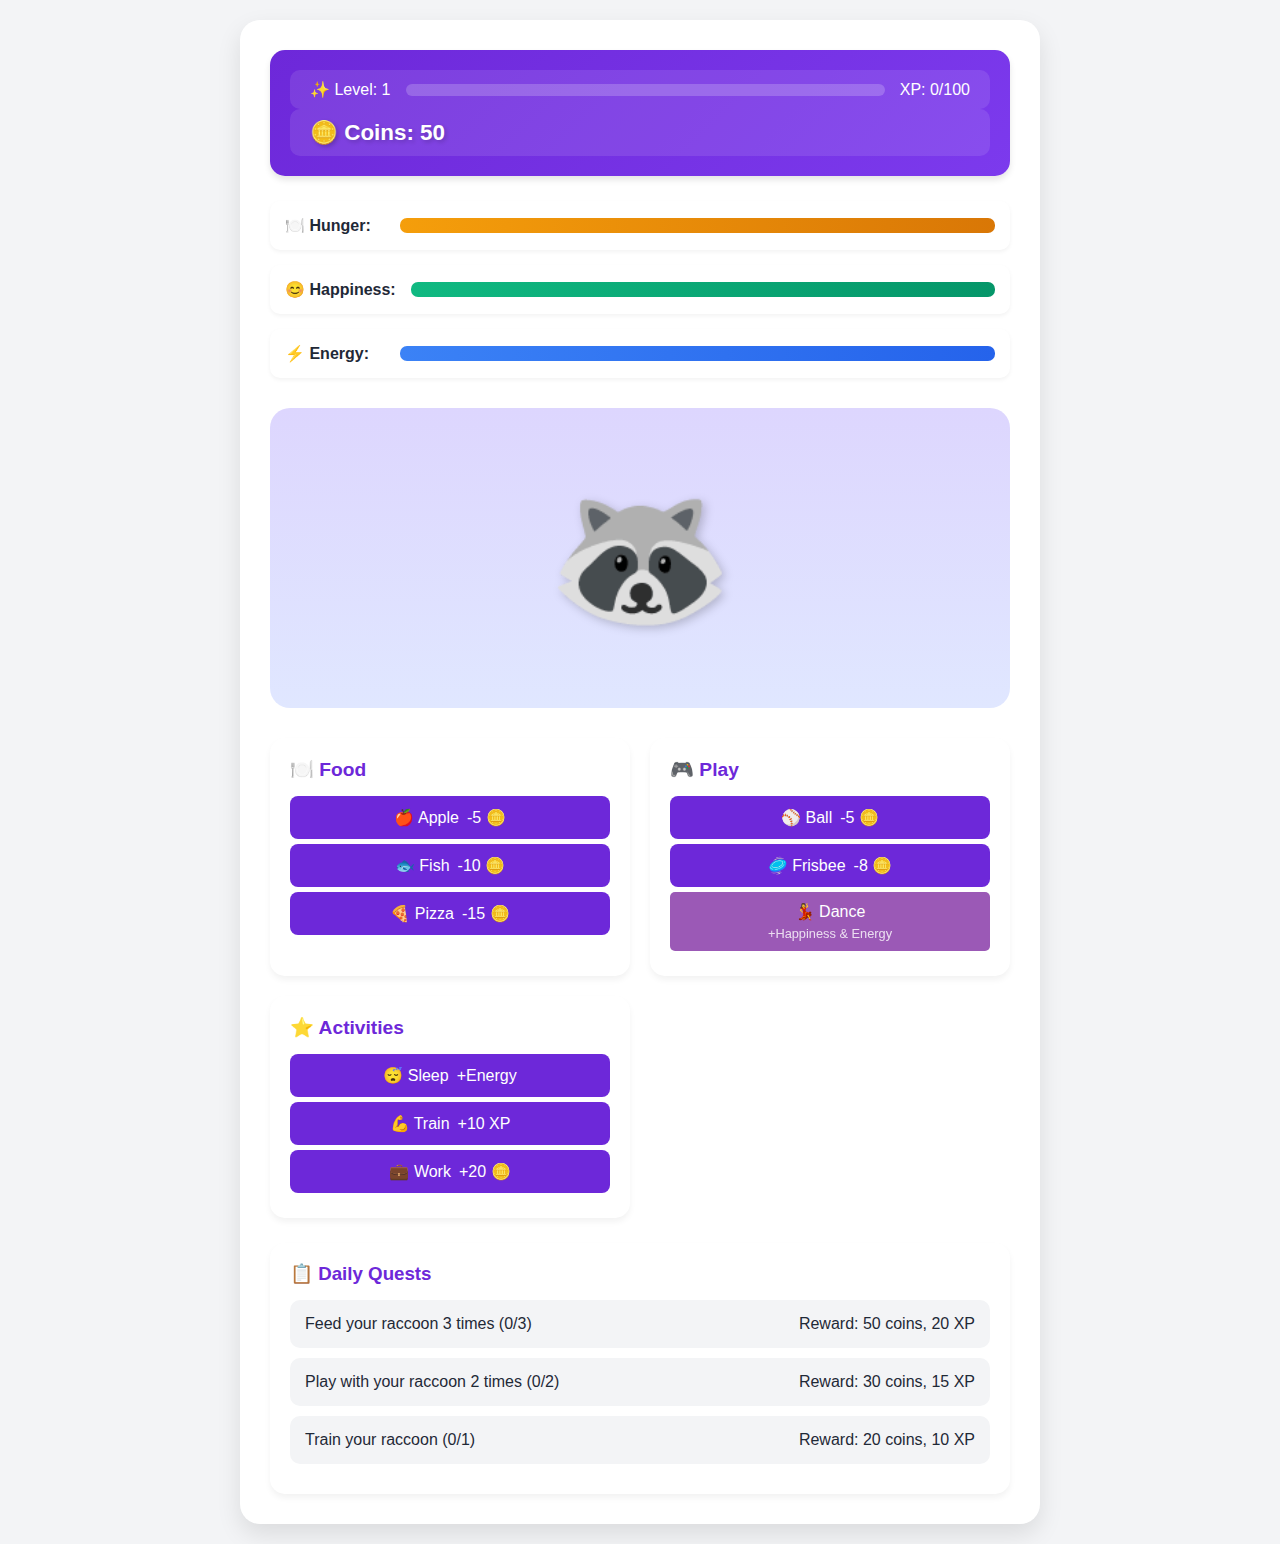
<file: index.html>
<!DOCTYPE html>
<html lang="en">
<head>
    <meta charset="UTF-8">
    <meta name="viewport" content="width=device-width, initial-scale=1.0">
    <title>Raccoon Pet</title>
    <link rel="stylesheet" href="styles.css">
</head>
<body>
    <div class="game-container">
        <div class="header">
            <div class="level-container">
                <span class="level">✨ Level: <span id="level">1</span></span>
                <div class="xp-bar">
                    <div id="xp-progress" class="progress" style="width: 0%"></div>
                </div>
                <span class="xp">XP: <span id="xp">0</span>/<span id="xp-needed">100</span></span>
            </div>
            <div class="coins">
                <span>🪙 Coins: <span id="coins">0</span></span>
            </div>
        </div>

        <div class="stats-container">
            <div class="stat">
                <label>🍽️ Hunger:</label>
                <div class="progress-bar">
                    <div class="progress" id="hunger-bar" style="width: 100%"></div>
                </div>
            </div>
            <div class="stat">
                <label>😊 Happiness:</label>
                <div class="progress-bar">
                    <div class="progress" id="happiness-bar" style="width: 100%"></div>
                </div>
            </div>
            <div class="stat">
                <label>⚡ Energy:</label>
                <div class="progress-bar">
                    <div class="progress" id="energy-bar" style="width: 100%"></div>
                </div>
            </div>
        </div>

        <div class="raccoon-container">
            <div id="raccoon" class="raccoon">🦝</div>
            <div id="action-emoji" class="action-emoji"></div>
        </div>

        <div class="actions-container">
            <div class="action-group">
                <h3>🍽️ Food</h3>
                <button onclick="feed('apple')" class="food-btn">
                    <span>🍎 Apple</span>
                    <span class="cost">-5 🪙</span>
                </button>
                <button onclick="feed('fish')" class="food-btn">
                    <span>🐟 Fish</span>
                    <span class="cost">-10 🪙</span>
                </button>
                <button onclick="feed('pizza')" class="food-btn">
                    <span>🍕 Pizza</span>
                    <span class="cost">-15 🪙</span>
                </button>
            </div>
            
            <div class="action-group">
                <h3>🎮 Play</h3>
                <button onclick="play('ball')" class="play-btn">
                    <span>⚾ Ball</span>
                    <span class="cost">-5 🪙</span>
                </button>
                <button onclick="play('frisbee')" class="play-btn">
                    <span>🥏 Frisbee</span>
                    <span class="cost">-8 🪙</span>
                </button>
                <button onclick="dance()" class="dance-btn">
                    <span>💃 Dance</span>
                    <span class="bonus">+Happiness & Energy</span>
                </button>
            </div>

            <div class="action-group">
                <h3>⭐ Activities</h3>
                <button onclick="sleep()" class="sleep-btn">
                    <span>😴 Sleep</span>
                    <span class="bonus">+Energy</span>
                </button>
                <button onclick="train()" class="train-btn">
                    <span>💪 Train</span>
                    <span class="bonus">+10 XP</span>
                </button>
                <button onclick="work()" class="work-btn">
                    <span>💼 Work</span>
                    <span class="bonus">+20 🪙</span>
                </button>
            </div>
        </div>

        <div class="daily-quests">
            <h3>📋 Daily Quests</h3>
            <div id="quests-list"></div>
        </div>

        <div class="message" id="message"></div>

        <div id="mini-game" class="mini-game">
            <div class="mini-game-content">
                <h2>🍪 Catch the Treats!</h2>
                <div id="game-area"></div>
                <button onclick="closeMiniGame()" class="close-btn">Close Game</button>
            </div>
        </div>
    </div>

    <script src="script.js"></script>
</body>
</html>
</file>
<file: styles.css>
:root {
    --primary-color: #6d28d9;
    --secondary-color: #7c3aed;
    --background-color: #f3f4f6;
    --card-color: #ffffff;
    --text-color: #1f2937;
    --success-color: #059669;
    --warning-color: #d97706;
    --danger-color: #dc2626;
}

* {
    margin: 0;
    padding: 0;
    box-sizing: border-box;
    font-family: 'Segoe UI', Tahoma, Geneva, Verdana, sans-serif;
}

body {
    background: var(--background-color);
    min-height: 100vh;
    display: flex;
    justify-content: center;
    align-items: center;
    padding: 20px;
    color: var(--text-color);
}

.game-container {
    background: var(--card-color);
    padding: 30px;
    border-radius: 20px;
    box-shadow: 0 10px 25px rgba(0, 0, 0, 0.1);
    width: 95%;
    max-width: 800px;
}

.header {
    background: linear-gradient(135deg, var(--primary-color), var(--secondary-color));
    color: white;
    padding: 20px;
    border-radius: 15px;
    margin-bottom: 25px;
    box-shadow: 0 4px 6px rgba(0, 0, 0, 0.1);
}

.level-container {
    display: flex;
    align-items: center;
    gap: 15px;
    background: rgba(255, 255, 255, 0.1);
    padding: 10px 20px;
    border-radius: 10px;
}

.xp-bar {
    flex-grow: 1;
    height: 12px;
    background: rgba(255, 255, 255, 0.2);
    border-radius: 6px;
    overflow: hidden;
}

.xp-bar .progress {
    background: linear-gradient(90deg, #fcd34d, #fbbf24);
    height: 100%;
    transition: width 0.3s ease;
}

.coins {
    font-size: 1.4em;
    font-weight: bold;
    text-shadow: 2px 2px 4px rgba(0, 0, 0, 0.2);
    padding: 10px 20px;
    background: rgba(255, 255, 255, 0.1);
    border-radius: 10px;
}

.stats-container {
    display: grid;
    gap: 15px;
    margin-bottom: 25px;
}

.stat {
    background: var(--card-color);
    padding: 15px;
    border-radius: 10px;
    box-shadow: 0 2px 4px rgba(0, 0, 0, 0.05);
    display: flex;
    align-items: center;
    gap: 15px;
}

.stat label {
    min-width: 100px;
    font-weight: 600;
}

.progress-bar {
    flex-grow: 1;
    height: 15px;
    background: #e5e7eb;
    border-radius: 7px;
    overflow: hidden;
}

.progress {
    height: 100%;
    transition: width 0.3s ease;
}

#hunger-bar { background: linear-gradient(90deg, #f59e0b, #d97706); }
#happiness-bar { background: linear-gradient(90deg, #10b981, #059669); }
#energy-bar { background: linear-gradient(90deg, #3b82f6, #2563eb); }

.raccoon-container {
    height: 300px;
    display: flex;
    justify-content: center;
    align-items: center;
    margin: 30px 0;
    position: relative;
    background: linear-gradient(to bottom, #ddd6fe, #e0e7ff);
    border-radius: 20px;
    overflow: hidden;
}

.raccoon {
    font-size: 150px;
    filter: drop-shadow(3px 3px 5px rgba(0, 0, 0, 0.2));
    transition: all 0.3s ease;
}

.raccoon:hover {
    transform: scale(1.1) rotate(5deg);
}

.raccoon.dancing {
    animation: dance 0.5s infinite;
}

.actions-container {
    display: grid;
    grid-template-columns: repeat(auto-fit, minmax(250px, 1fr));
    gap: 20px;
    margin: 25px 0;
}

.action-group {
    background: var(--card-color);
    padding: 20px;
    border-radius: 15px;
    box-shadow: 0 4px 6px rgba(0, 0, 0, 0.05);
    transition: transform 0.2s ease;
}

.action-group:hover {
    transform: translateY(-5px);
}

.action-group h3 {
    color: var(--primary-color);
    margin-bottom: 15px;
    font-size: 1.2em;
    display: flex;
    align-items: center;
    gap: 8px;
}

button {
    width: 100%;
    padding: 12px;
    margin: 5px 0;
    border: none;
    border-radius: 8px;
    background: var(--primary-color);
    color: white;
    font-size: 1em;
    cursor: pointer;
    transition: all 0.2s ease;
    display: flex;
    align-items: center;
    justify-content: center;
    gap: 8px;
}

button:hover {
    background: var(--secondary-color);
    transform: translateY(-2px);
}

.daily-quests {
    background: var(--card-color);
    padding: 20px;
    border-radius: 15px;
    box-shadow: 0 4px 6px rgba(0, 0, 0, 0.05);
    margin-top: 25px;
}

.daily-quests h3 {
    color: var(--primary-color);
    margin-bottom: 15px;
}

.quest-item {
    background: var(--background-color);
    padding: 15px;
    margin: 10px 0;
    border-radius: 10px;
    display: flex;
    justify-content: space-between;
    align-items: center;
    transition: transform 0.2s ease;
}

.quest-item:hover {
    transform: translateX(5px);
}

.quest-item.completed {
    background: linear-gradient(135deg, #dcfce7, #bbf7d0);
    color: var(--success-color);
}

.message {
    position: fixed;
    bottom: 30px;
    left: 50%;
    transform: translateX(-50%);
    background: rgba(0, 0, 0, 0.8);
    color: white;
    padding: 15px 30px;
    border-radius: 25px;
    font-size: 1.1em;
    opacity: 0;
    transition: all 0.3s ease;
    z-index: 1000;
}

.mini-game {
    position: fixed;
    top: 0;
    left: 0;
    right: 0;
    bottom: 0;
    background: rgba(0, 0, 0, 0.8);
    display: none;
    justify-content: center;
    align-items: center;
    z-index: 1000;
}

.mini-game-content {
    background: var(--card-color);
    padding: 30px;
    border-radius: 20px;
    text-align: center;
    max-width: 90%;
    width: 500px;
}

#game-area {
    width: 100%;
    height: 300px;
    background: linear-gradient(135deg, #ddd6fe, #e0e7ff);
    margin: 20px 0;
    border-radius: 15px;
    position: relative;
    overflow: hidden;
}

.treat {
    position: absolute;
    font-size: 24px;
    cursor: pointer;
    transition: transform 0.2s ease;
    animation: float 2s ease-in-out infinite;
}

.treat:hover {
    transform: scale(1.2);
}

@keyframes float {
    0%, 100% { transform: translateY(0); }
    50% { transform: translateY(-10px); }
}

@keyframes bounce {
    0%, 100% { transform: translateY(0); }
    50% { transform: translateY(-20px); }
}

@keyframes wiggle {
    0%, 100% { transform: rotate(-5deg); }
    50% { transform: rotate(5deg); }
}

@keyframes dance {
    0% { transform: translateY(0) rotate(0deg); }
    25% { transform: translateY(-10px) rotate(-10deg); }
    50% { transform: translateY(0) rotate(0deg); }
    75% { transform: translateY(-10px) rotate(10deg); }
    100% { transform: translateY(0) rotate(0deg); }
}

/* Dance button styles */
.dance-btn {
    background-color: #9b59b6;
    border: none;
    padding: 10px 15px;
    border-radius: 5px;
    color: white;
    cursor: pointer;
    transition: background-color 0.3s;
    display: flex;
    flex-direction: column;
    align-items: center;
    gap: 5px;
}

.dance-btn:hover {
    background-color: #8e44ad;
}

.dance-btn .bonus {
    font-size: 0.8em;
    opacity: 0.8;
}

/* Mini Games Section */
.game-section {
    position: fixed;
    top: 0;
    left: 0;
    width: 100%;
    height: 100%;
    background-color: rgba(255, 255, 255, 0.95);
    z-index: 1000;
    overflow-y: auto;
    padding: 20px;
}

.back-button {
    display: inline-block;
    margin: 10px;
    padding: 8px 16px;
    background-color: #3498db;
    color: white;
    border: none;
    border-radius: 5px;
    cursor: pointer;
    transition: background-color 0.3s;
    text-decoration: none;
}

.back-button:hover {
    background-color: #2980b9;
}

/* OXO Game Styles */
#oxo-game {
    text-align: center;
    margin: 20px auto;
    max-width: 300px;
    background-color: #fff;
    padding: 20px;
    border-radius: 10px;
    box-shadow: 0 2px 10px rgba(0, 0, 0, 0.1);
}

.game-board {
    display: grid;
    grid-template-columns: repeat(3, 1fr);
    gap: 5px;
    margin: 20px auto;
    background-color: #2c3e50;
    padding: 5px;
    border-radius: 10px;
    width: fit-content;
}

.cell {
    width: 80px;
    height: 80px;
    background-color: #34495e;
    border-radius: 5px;
    display: flex;
    align-items: center;
    justify-content: center;
    font-size: 40px;
    color: white;
    cursor: pointer;
    transition: background-color 0.3s;
}

.cell:hover {
    background-color: #3498db;
}

.cell.x {
    color: #e74c3c;
}

.cell.o {
    color: #2ecc71;
}

.game-status {
    margin: 20px 0;
}

#game-message {
    display: block;
    margin-bottom: 10px;
    font-size: 18px;
    color: #333;
}

#restart-game {
    padding: 8px 16px;
    background-color: #3498db;
    color: white;
    border: none;
    border-radius: 5px;
    cursor: pointer;
    transition: background-color 0.3s;
}

#restart-game:hover {
    background-color: #2980b9;
}

/* Game Sections */
.game-section {
    margin: 20px 0;
    padding: 20px;
    background-color: #fff;
    border-radius: 10px;
    box-shadow: 0 2px 10px rgba(0, 0, 0, 0.1);
}

@media (max-width: 600px) {
    .game-container {
        padding: 15px;
    }
    
    .actions-container {
        grid-template-columns: 1fr;
    }
    
    .header {
        flex-direction: column;
        gap: 15px;
    }
}
</file>
